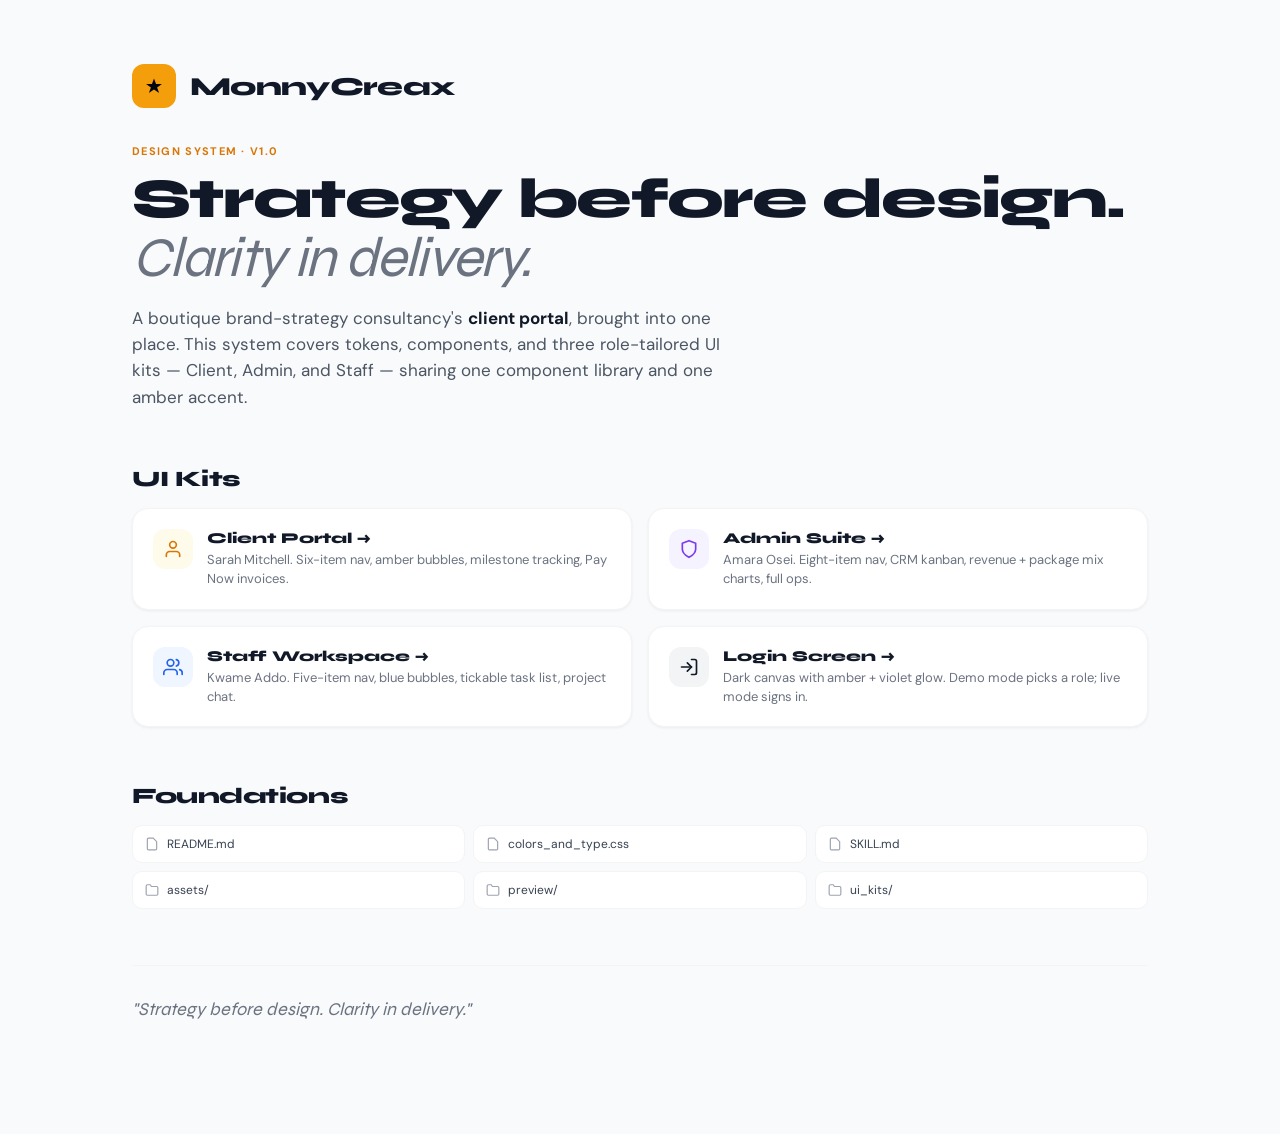
<file: index.html>
<!DOCTYPE html>
<html lang="en">
<head>
<meta charset="UTF-8" />
<title>MonnyCreax Design System</title>
<link rel="preconnect" href="https://fonts.googleapis.com">
<link rel="preconnect" href="https://fonts.gstatic.com" crossorigin>
<link href="https://fonts.googleapis.com/css2?family=DM+Sans:wght@400;500;600;700&family=Syne:wght@400;600;700;800;900&display=swap" rel="stylesheet">
<style>
  *, *::before, *::after { box-sizing: border-box; }
  html, body { margin: 0; }
  body {
    font-family: "DM Sans", system-ui, sans-serif;
    background: #F9FAFB; color: #111827;
    -webkit-font-smoothing: antialiased;
    min-height: 100vh;
  }
  .wrap { max-width: 1080px; margin: 0 auto; padding: 64px 32px 96px; }
  .brand { display: flex; align-items: center; gap: 14px; margin-bottom: 36px; }
  .brand-mark { width: 44px; height: 44px; background: #F59E0B; border-radius: 12px; display: flex; align-items: center; justify-content: center; }
  .brand-name { font-family: "Syne", sans-serif; font-weight: 900; font-size: 26px; letter-spacing: -0.025em; }
  .eyebrow { font-size: 11px; font-weight: 700; letter-spacing: 0.12em; text-transform: uppercase; color: #D97706; margin-bottom: 12px; }
  h1 { font-family: "Syne", sans-serif; font-weight: 900; font-size: 56px; line-height: 1.05; letter-spacing: -0.03em; margin: 0 0 16px; }
  h1 em { font-style: italic; font-weight: 400; color: #6B7280; }
  .lede { font-size: 17px; line-height: 1.55; color: #4B5563; max-width: 620px; text-wrap: pretty; }
  .lede strong { color: #111827; font-weight: 700; }
  h2 { font-family: "Syne", sans-serif; font-weight: 800; font-size: 22px; letter-spacing: -0.02em; margin: 56px 0 16px; }

  .grid { display: grid; grid-template-columns: repeat(2, 1fr); gap: 16px; }
  .card { background: #fff; border: 1px solid #F3F4F6; border-radius: 16px; box-shadow: 0 1px 3px rgba(0,0,0,0.06); padding: 20px; text-decoration: none; color: inherit; transition: all 200ms; display: flex; gap: 14px; align-items: flex-start; }
  .card:hover { border-color: #F59E0B; transform: translateY(-1px); box-shadow: 0 4px 12px rgba(0,0,0,0.06); }
  .card-mark { width: 40px; height: 40px; border-radius: 12px; display: flex; align-items: center; justify-content: center; flex-shrink: 0; background: var(--tint); color: var(--ink); }
  .card-title { font-family: "Syne", sans-serif; font-weight: 800; font-size: 15px; margin-bottom: 4px; }
  .card-desc { font-size: 13px; color: #6B7280; line-height: 1.45; }
  .card[data-tone="amber"]  { --tint: #FFFBEB; --ink: #D97706; }
  .card[data-tone="purple"] { --tint: #F5F3FF; --ink: #7C3AED; }
  .card[data-tone="blue"]   { --tint: #EFF6FF; --ink: #2563EB; }
  .card[data-tone="dark"]   { --tint: #F3F4F6; --ink: #111827; }
  .card[data-tone="green"]  { --tint: #ECFDF5; --ink: #059669; }

  .files { display: grid; grid-template-columns: repeat(3, 1fr); gap: 8px; }
  .file { background: #fff; border: 1px solid #F3F4F6; border-radius: 10px; padding: 10px 12px; font-size: 12px; font-family: "DM Sans"; color: #374151; display: flex; align-items: center; gap: 8px; }
  .file svg { color: #9CA3AF; flex-shrink: 0; }
  .quote { font-family: "Syne", sans-serif; font-style: italic; font-size: 18px; color: #6B7280; margin-top: 56px; padding-top: 32px; border-top: 1px solid #F3F4F6; }
</style>
</head>
<body>
<div class="wrap">
  <div class="brand">
    <div class="brand-mark"><svg width="22" height="22" viewBox="0 0 32 32"><polygon points="16,5 19,13 27.5,13 20.5,18 23.5,26 16,21 8.5,26 11.5,18 4.5,13 13,13" fill="#030712"/></svg></div>
    <span class="brand-name">MonnyCreax</span>
  </div>

  <div class="eyebrow">Design System · v1.0</div>
  <h1>Strategy before design. <em>Clarity in delivery.</em></h1>
  <p class="lede">A boutique brand-strategy consultancy's <strong>client portal</strong>, brought into one place. This system covers tokens, components, and three role-tailored UI kits — Client, Admin, and Staff — sharing one component library and one amber accent.</p>

  <h2>UI Kits</h2>
  <div class="grid">
    <a class="card" data-tone="amber" href="ui_kits/client/index.html">
      <span class="card-mark"><svg width="20" height="20" viewBox="0 0 24 24" fill="none" stroke="currentColor" stroke-width="2" stroke-linecap="round" stroke-linejoin="round"><path d="M20 21v-2a4 4 0 0 0-4-4H8a4 4 0 0 0-4 4v2"/><circle cx="12" cy="7" r="4"/></svg></span>
      <div>
        <div class="card-title">Client Portal →</div>
        <div class="card-desc">Sarah Mitchell. Six-item nav, amber bubbles, milestone tracking, Pay Now invoices.</div>
      </div>
    </a>
    <a class="card" data-tone="purple" href="ui_kits/admin/index.html">
      <span class="card-mark"><svg width="20" height="20" viewBox="0 0 24 24" fill="none" stroke="currentColor" stroke-width="2" stroke-linecap="round" stroke-linejoin="round"><path d="M12 22s8-4 8-10V5l-8-3-8 3v7c0 6 8 10 8 10z"/></svg></span>
      <div>
        <div class="card-title">Admin Suite →</div>
        <div class="card-desc">Amara Osei. Eight-item nav, CRM kanban, revenue + package mix charts, full ops.</div>
      </div>
    </a>
    <a class="card" data-tone="blue" href="ui_kits/staff/index.html">
      <span class="card-mark"><svg width="20" height="20" viewBox="0 0 24 24" fill="none" stroke="currentColor" stroke-width="2" stroke-linecap="round" stroke-linejoin="round"><path d="M17 21v-2a4 4 0 0 0-4-4H5a4 4 0 0 0-4 4v2"/><circle cx="9" cy="7" r="4"/><path d="M23 21v-2a4 4 0 0 0-3-3.87"/><path d="M16 3.13a4 4 0 0 1 0 7.75"/></svg></span>
      <div>
        <div class="card-title">Staff Workspace →</div>
        <div class="card-desc">Kwame Addo. Five-item nav, blue bubbles, tickable task list, project chat.</div>
      </div>
    </a>
    <a class="card" data-tone="dark" href="login.html">
      <span class="card-mark"><svg width="20" height="20" viewBox="0 0 24 24" fill="none" stroke="currentColor" stroke-width="2" stroke-linecap="round" stroke-linejoin="round"><path d="M15 3h4a2 2 0 0 1 2 2v14a2 2 0 0 1-2 2h-4"/><polyline points="10 17 15 12 10 7"/><line x1="15" y1="12" x2="3" y2="12"/></svg></span>
      <div>
        <div class="card-title">Login Screen →</div>
        <div class="card-desc">Dark canvas with amber + violet glow. Demo mode picks a role; live mode signs in.</div>
      </div>
    </a>
  </div>

  <h2>Foundations</h2>
  <div class="files">
    <div class="file"><svg width="14" height="14" viewBox="0 0 24 24" fill="none" stroke="currentColor" stroke-width="2"><path d="M14 2H6a2 2 0 0 0-2 2v16a2 2 0 0 0 2 2h12a2 2 0 0 0 2-2V8z"/></svg>README.md</div>
    <div class="file"><svg width="14" height="14" viewBox="0 0 24 24" fill="none" stroke="currentColor" stroke-width="2"><path d="M14 2H6a2 2 0 0 0-2 2v16a2 2 0 0 0 2 2h12a2 2 0 0 0 2-2V8z"/></svg>colors_and_type.css</div>
    <div class="file"><svg width="14" height="14" viewBox="0 0 24 24" fill="none" stroke="currentColor" stroke-width="2"><path d="M14 2H6a2 2 0 0 0-2 2v16a2 2 0 0 0 2 2h12a2 2 0 0 0 2-2V8z"/></svg>SKILL.md</div>
    <div class="file"><svg width="14" height="14" viewBox="0 0 24 24" fill="none" stroke="currentColor" stroke-width="2"><path d="M22 19a2 2 0 0 1-2 2H4a2 2 0 0 1-2-2V5a2 2 0 0 1 2-2h5l2 3h9a2 2 0 0 1 2 2z"/></svg>assets/</div>
    <div class="file"><svg width="14" height="14" viewBox="0 0 24 24" fill="none" stroke="currentColor" stroke-width="2"><path d="M22 19a2 2 0 0 1-2 2H4a2 2 0 0 1-2-2V5a2 2 0 0 1 2-2h5l2 3h9a2 2 0 0 1 2 2z"/></svg>preview/</div>
    <div class="file"><svg width="14" height="14" viewBox="0 0 24 24" fill="none" stroke="currentColor" stroke-width="2"><path d="M22 19a2 2 0 0 1-2 2H4a2 2 0 0 1-2-2V5a2 2 0 0 1 2-2h5l2 3h9a2 2 0 0 1 2 2z"/></svg>ui_kits/</div>
  </div>

  <p class="quote">"Strategy before design. Clarity in delivery."</p>
</div>
</body>
</html>
</file>
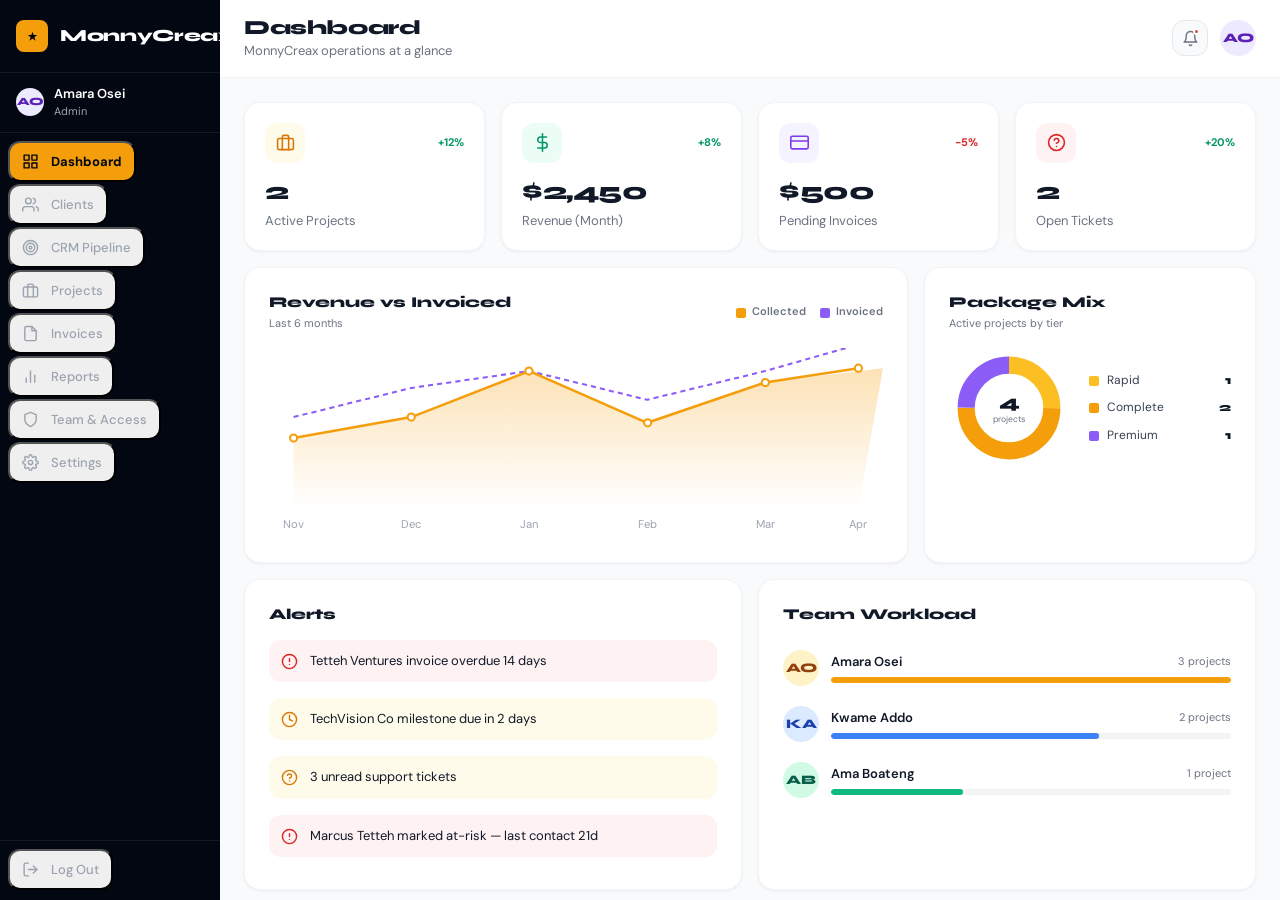
<file: ui_kits/admin/index.html>
<!DOCTYPE html>
<!-- @dsCard group="UI Kit — Admin" name="Admin Suite — UI Kit" subtitle="Pure HTML — Dashboard, Clients, CRM, Invoices" viewport="1280x820" -->
<html lang="en">
<head>
<meta charset="UTF-8" />
<title>MonnyCreax · Admin Suite</title>
<link rel="preconnect" href="https://fonts.googleapis.com">
<link rel="preconnect" href="https://fonts.gstatic.com" crossorigin>
<link href="https://fonts.googleapis.com/css2?family=DM+Sans:wght@400;500;600;700&family=Syne:wght@400;600;700;800&display=swap" rel="stylesheet">
<link rel="stylesheet" href="../_shared/kit.css">
<style>
  /* page-specific tweaks */
  .stat-row { display: grid; grid-template-columns: repeat(4, 1fr); gap: 16px; margin-bottom: 16px; }
  .chart-row { display: grid; grid-template-columns: 2fr 1fr; gap: 16px; margin-bottom: 16px; }
  .bottom-row { display: grid; grid-template-columns: 1fr 1fr; gap: 16px; }
  .legend { display: flex; gap: 14px; font-size: 11px; font-weight: 600; color: #6B7280; }
  .legend span.sw { display: inline-block; width: 10px; height: 10px; border-radius: 2px; margin-right: 6px; vertical-align: middle; }
  .crm-summary { display: flex; gap: 32px; }
  .crm-summary > div .lab { font-size: 11px; font-weight: 700; text-transform: uppercase; letter-spacing: 0.06em; color: #6B7280; }
  .crm-summary > div .val { font-family: "Syne", sans-serif; font-weight: 800; font-size: 22px; color: #111827; }
  .crm-summary > div .val.amber { color: #F59E0B; }
  .deal-name { font-family: "Syne", sans-serif; font-weight: 800; font-size: 13px; color: #111827; margin-bottom: 2px; }
  .deal-contact { font-size: 11px; color: #6B7280; margin-bottom: 10px; }
  .deal-value { font-family: "Syne", sans-serif; font-weight: 800; font-size: 16px; color: #F59E0B; margin-bottom: 8px; }
  .deal-meta { display: flex; justify-content: space-between; font-size: 11px; color: #6B7280; margin-bottom: 6px; }
  .deal-owner { margin-top: 10px; font-size: 11px; color: #6B7280; }

  .alert-grid { display: grid; gap: 8px; }

  /* SVG sidebar icon — small helper */
  .ic { width: 17px; height: 17px; flex-shrink: 0; }
  .ic-sm { width: 13px; height: 13px; }
  .ic-md { width: 19px; height: 19px; }
</style>
</head>
<body>
<div class="app">
  <!-- ── SIDEBAR ── -->
  <aside class="sidebar">
    <div class="sidebar-brand">
      <div class="sidebar-mark">
        <svg width="15" height="15" viewBox="0 0 32 32"><polygon points="16,6 18.5,13 26,13 20,17.5 22.5,25 16,20.5 9.5,25 12,17.5 6,13 13.5,13" fill="#030712"></polygon></svg>
      </div>
      <span class="sidebar-name">MonnyCreax</span>
    </div>
    <div class="sidebar-user">
      <div class="avatar sm purple">AO</div>
      <div>
        <div class="sidebar-user-name">Amara Osei</div>
        <div class="sidebar-user-role">admin</div>
      </div>
    </div>
    <nav class="sidebar-nav">
      <button class="nav-item active" data-page="dashboard">
        <svg class="ic" viewBox="0 0 24 24" fill="none" stroke="currentColor" stroke-width="2" stroke-linecap="round" stroke-linejoin="round"><rect x="3" y="3" width="7" height="7"></rect><rect x="14" y="3" width="7" height="7"></rect><rect x="14" y="14" width="7" height="7"></rect><rect x="3" y="14" width="7" height="7"></rect></svg>
        <span>Dashboard</span>
      </button>
      <button class="nav-item" data-page="clients">
        <svg class="ic" viewBox="0 0 24 24" fill="none" stroke="currentColor" stroke-width="2" stroke-linecap="round" stroke-linejoin="round"><path d="M17 21v-2a4 4 0 0 0-4-4H5a4 4 0 0 0-4 4v2"></path><circle cx="9" cy="7" r="4"></circle><path d="M23 21v-2a4 4 0 0 0-3-3.87"></path><path d="M16 3.13a4 4 0 0 1 0 7.75"></path></svg>
        <span>Clients</span>
      </button>
      <button class="nav-item" data-page="crm">
        <svg class="ic" viewBox="0 0 24 24" fill="none" stroke="currentColor" stroke-width="2" stroke-linecap="round" stroke-linejoin="round"><circle cx="12" cy="12" r="10"></circle><circle cx="12" cy="12" r="6"></circle><circle cx="12" cy="12" r="2"></circle></svg>
        <span>CRM Pipeline</span>
      </button>
      <button class="nav-item" data-page="projects">
        <svg class="ic" viewBox="0 0 24 24" fill="none" stroke="currentColor" stroke-width="2" stroke-linecap="round" stroke-linejoin="round"><rect x="2" y="7" width="20" height="14" rx="2"></rect><path d="M16 21V5a2 2 0 0 0-2-2h-4a2 2 0 0 0-2 2v16"></path></svg>
        <span>Projects</span>
      </button>
      <button class="nav-item" data-page="invoices">
        <svg class="ic" viewBox="0 0 24 24" fill="none" stroke="currentColor" stroke-width="2" stroke-linecap="round" stroke-linejoin="round"><path d="M14 2H6a2 2 0 0 0-2 2v16a2 2 0 0 0 2 2h12a2 2 0 0 0 2-2V8z"></path><polyline points="14 2 14 8 20 8"></polyline></svg>
        <span>Invoices</span>
      </button>
      <button class="nav-item" data-page="reports">
        <svg class="ic" viewBox="0 0 24 24" fill="none" stroke="currentColor" stroke-width="2" stroke-linecap="round" stroke-linejoin="round"><line x1="18" y1="20" x2="18" y2="10"></line><line x1="12" y1="20" x2="12" y2="4"></line><line x1="6" y1="20" x2="6" y2="14"></line></svg>
        <span>Reports</span>
      </button>
      <button class="nav-item" data-page="team">
        <svg class="ic" viewBox="0 0 24 24" fill="none" stroke="currentColor" stroke-width="2" stroke-linecap="round" stroke-linejoin="round"><path d="M12 22s8-4 8-10V5l-8-3-8 3v7c0 6 8 10 8 10z"></path></svg>
        <span>Team &amp; Access</span>
      </button>
      <button class="nav-item" data-page="settings">
        <svg class="ic" viewBox="0 0 24 24" fill="none" stroke="currentColor" stroke-width="2" stroke-linecap="round" stroke-linejoin="round"><circle cx="12" cy="12" r="3"></circle><path d="M19.4 15a1.65 1.65 0 0 0 .33 1.82l.06.06a2 2 0 1 1-2.83 2.83l-.06-.06a1.65 1.65 0 0 0-1.82-.33 1.65 1.65 0 0 0-1 1.51V21a2 2 0 0 1-4 0v-.09A1.65 1.65 0 0 0 9 19.4a1.65 1.65 0 0 0-1.82.33l-.06.06a2 2 0 1 1-2.83-2.83l.06-.06a1.65 1.65 0 0 0 .33-1.82 1.65 1.65 0 0 0-1.51-1H3a2 2 0 0 1 0-4h.09A1.65 1.65 0 0 0 4.6 9a1.65 1.65 0 0 0-.33-1.82l-.06-.06a2 2 0 1 1 2.83-2.83l.06.06a1.65 1.65 0 0 0 1.82.33H9a1.65 1.65 0 0 0 1-1.51V3a2 2 0 0 1 4 0v.09a1.65 1.65 0 0 0 1 1.51 1.65 1.65 0 0 0 1.82-.33l.06-.06a2 2 0 1 1 2.83 2.83l-.06.06a1.65 1.65 0 0 0-.33 1.82V9a1.65 1.65 0 0 0 1.51 1H21a2 2 0 0 1 0 4h-.09a1.65 1.65 0 0 0-1.51 1z"></path></svg>
        <span>Settings</span>
      </button>
    </nav>
    <div class="sidebar-foot">
      <button class="nav-item" onclick="try { window.top.location.href='../../login.html'; } catch(e) { window.location.href='../../login.html'; }">
        <svg class="ic" viewBox="0 0 24 24" fill="none" stroke="currentColor" stroke-width="2" stroke-linecap="round" stroke-linejoin="round"><path d="M9 21H5a2 2 0 0 1-2-2V5a2 2 0 0 1 2-2h4"></path><polyline points="16 17 21 12 16 7"></polyline><line x1="21" y1="12" x2="9" y2="12"></line></svg>
        <span>Log Out</span>
      </button>
    </div>
  </aside>

  <!-- ── MAIN ── -->
  <div class="main">
    <header class="header">
      <div>
        <h1 class="header-title" id="pageTitle">Dashboard</h1>
        <div class="header-sub" id="pageSub">MonnyCreax operations at a glance</div>
      </div>
      <div class="header-right">
        <button class="icon-btn">
          <svg width="17" height="17" viewBox="0 0 24 24" fill="none" stroke="#6B7280" stroke-width="2" stroke-linecap="round" stroke-linejoin="round"><path d="M18 8A6 6 0 0 0 6 8c0 7-3 9-3 9h18s-3-2-3-9"></path><path d="M13.73 21a2 2 0 0 1-3.46 0"></path></svg>
          <span class="dot"></span>
        </button>
        <div class="avatar md purple">AO</div>
      </div>
    </header>
    <main class="content">

      <!-- ════════════════ DASHBOARD ════════════════ -->
      <section class="page active" data-page="dashboard">
        <div class="stat-row">
          <div class="stat">
            <div class="stat-head">
              <div class="stat-tile amber">
                <svg class="ic-md" viewBox="0 0 24 24" fill="none" stroke="currentColor" stroke-width="2" stroke-linecap="round" stroke-linejoin="round"><rect x="2" y="7" width="20" height="14" rx="2"></rect><path d="M16 21V5a2 2 0 0 0-2-2h-4a2 2 0 0 0-2 2v16"></path></svg>
              </div>
              <span class="stat-change up">+12%</span>
            </div>
            <div class="stat-value">2</div>
            <div class="stat-label">Active Projects</div>
          </div>
          <div class="stat">
            <div class="stat-head">
              <div class="stat-tile green">
                <svg class="ic-md" viewBox="0 0 24 24" fill="none" stroke="currentColor" stroke-width="2" stroke-linecap="round" stroke-linejoin="round"><line x1="12" y1="1" x2="12" y2="23"></line><path d="M17 5H9.5a3.5 3.5 0 0 0 0 7h5a3.5 3.5 0 0 1 0 7H6"></path></svg>
              </div>
              <span class="stat-change up">+8%</span>
            </div>
            <div class="stat-value">$2,450</div>
            <div class="stat-label">Revenue (Month)</div>
          </div>
          <div class="stat">
            <div class="stat-head">
              <div class="stat-tile purple">
                <svg class="ic-md" viewBox="0 0 24 24" fill="none" stroke="currentColor" stroke-width="2" stroke-linecap="round" stroke-linejoin="round"><rect x="1" y="4" width="22" height="16" rx="2"></rect><line x1="1" y1="10" x2="23" y2="10"></line></svg>
              </div>
              <span class="stat-change down">-5%</span>
            </div>
            <div class="stat-value">$500</div>
            <div class="stat-label">Pending Invoices</div>
          </div>
          <div class="stat">
            <div class="stat-head">
              <div class="stat-tile red">
                <svg class="ic-md" viewBox="0 0 24 24" fill="none" stroke="currentColor" stroke-width="2" stroke-linecap="round" stroke-linejoin="round"><circle cx="12" cy="12" r="10"></circle><path d="M9.09 9a3 3 0 0 1 5.83 1c0 2-3 3-3 3"></path><line x1="12" y1="17" x2="12.01" y2="17"></line></svg>
              </div>
              <span class="stat-change up">+20%</span>
            </div>
            <div class="stat-value">2</div>
            <div class="stat-label">Open Tickets</div>
          </div>
        </div>

        <div class="chart-row">
          <div class="card card-lg">
            <div class="flex-between mb-4">
              <div>
                <div class="card-title" style="margin-bottom:2px">Revenue vs Invoiced</div>
                <div class="text-tiny text-muted">Last 6 months</div>
              </div>
              <div class="legend">
                <span><span class="sw" style="background:#F59E0B"></span>Collected</span>
                <span><span class="sw" style="background:#8B5CF6"></span>Invoiced</span>
              </div>
            </div>
            <svg viewBox="0 0 600 180" style="width:100%;height:auto">
              <defs>
                <linearGradient id="amberFill" x1="0" x2="0" y1="0" y2="1">
                  <stop offset="0%" stop-color="#F59E0B" stop-opacity="0.3"></stop>
                  <stop offset="100%" stop-color="#F59E0B" stop-opacity="0"></stop>
                </linearGradient>
              </defs>
              <!-- collected area -->
              <path d="M 24 88 L 139.2 67.5 L 254.4 22.5 L 369.6 73.125 L 484.8 33.75 L 600 19.6875 L 576 156 L 24 156 Z" fill="url(#amberFill)"></path>
              <!-- invoiced dashed -->
              <path d="M 24 67.5 L 139.2 39 L 254.4 22.5 L 369.6 50.625 L 484.8 22.5 L 576 -3.375" fill="none" stroke="#8B5CF6" stroke-width="2" stroke-dasharray="5 4"></path>
              <!-- collected solid -->
              <path d="M 24 88 L 139.2 67.5 L 254.4 22.5 L 369.6 73.125 L 484.8 33.75 L 576 19.6875" fill="none" stroke="#F59E0B" stroke-width="2.5"></path>
              <!-- points + month labels -->
              <g font-family="DM Sans" font-size="11" fill="#9CA3AF">
                <circle cx="24"   cy="88"      r="3.5" fill="#fff" stroke="#F59E0B" stroke-width="2"></circle><text x="24"   y="176" text-anchor="middle">Nov</text>
                <circle cx="139"  cy="67.5"    r="3.5" fill="#fff" stroke="#F59E0B" stroke-width="2"></circle><text x="139"  y="176" text-anchor="middle">Dec</text>
                <circle cx="254"  cy="22.5"    r="3.5" fill="#fff" stroke="#F59E0B" stroke-width="2"></circle><text x="254"  y="176" text-anchor="middle">Jan</text>
                <circle cx="370"  cy="73.125"  r="3.5" fill="#fff" stroke="#F59E0B" stroke-width="2"></circle><text x="370"  y="176" text-anchor="middle">Feb</text>
                <circle cx="485"  cy="33.75"   r="3.5" fill="#fff" stroke="#F59E0B" stroke-width="2"></circle><text x="485"  y="176" text-anchor="middle">Mar</text>
                <circle cx="576"  cy="19.6875" r="3.5" fill="#fff" stroke="#F59E0B" stroke-width="2"></circle><text x="576"  y="176" text-anchor="middle">Apr</text>
              </g>
            </svg>
          </div>
          <div class="card card-lg">
            <div class="card-title" style="margin-bottom:2px">Package Mix</div>
            <div class="text-tiny text-muted mb-4">Active projects by tier</div>
            <div style="display:flex;align-items:center;gap:20px">
              <svg viewBox="0 0 140 140" width="120" height="120">
                <g transform="translate(70 70) rotate(-90)">
                  <!-- 1 of 4 = 25% -> length 78.54 of 314.16 -->
                  <circle r="50" fill="none" stroke="#FBBF24" stroke-width="20" stroke-dasharray="78.54 314.16" stroke-dashoffset="0"></circle>
                  <!-- 2 of 4 = 50% -> length 157.08, offset -78.54 -->
                  <circle r="50" fill="none" stroke="#F59E0B" stroke-width="20" stroke-dasharray="157.08 314.16" stroke-dashoffset="-78.54"></circle>
                  <!-- 1 of 4 = 25% -> length 78.54, offset -235.62 -->
                  <circle r="50" fill="none" stroke="#8B5CF6" stroke-width="20" stroke-dasharray="78.54 314.16" stroke-dashoffset="-235.62"></circle>
                </g>
                <text x="70" y="70" text-anchor="middle" font-family="Syne" font-weight="800" font-size="22" fill="#111827">4</text>
                <text x="70" y="86" text-anchor="middle" font-family="DM Sans" font-size="10" fill="#6B7280">projects</text>
              </svg>
              <div style="flex:1">
                <div style="display:flex;align-items:center;gap:8px;padding:5px 0;font-size:12px"><span style="width:10px;height:10px;background:#FBBF24;border-radius:2px"></span><span style="flex:1;color:#374151">Rapid</span><span class="font-syne">1</span></div>
                <div style="display:flex;align-items:center;gap:8px;padding:5px 0;font-size:12px"><span style="width:10px;height:10px;background:#F59E0B;border-radius:2px"></span><span style="flex:1;color:#374151">Complete</span><span class="font-syne">2</span></div>
                <div style="display:flex;align-items:center;gap:8px;padding:5px 0;font-size:12px"><span style="width:10px;height:10px;background:#8B5CF6;border-radius:2px"></span><span style="flex:1;color:#374151">Premium</span><span class="font-syne">1</span></div>
              </div>
            </div>
          </div>
        </div>

        <div class="bottom-row">
          <div class="card card-lg">
            <div class="card-title">Alerts</div>
            <div class="alert-grid">
              <div class="alert red">
                <svg width="17" height="17" viewBox="0 0 24 24" fill="none" stroke="currentColor" stroke-width="2" stroke-linecap="round" stroke-linejoin="round" style="flex-shrink:0;margin-top:1px"><circle cx="12" cy="12" r="10"></circle><line x1="12" y1="8" x2="12" y2="12"></line><line x1="12" y1="16" x2="12.01" y2="16"></line></svg>
                <span>Tetteh Ventures invoice overdue 14 days</span>
              </div>
              <div class="alert amber">
                <svg width="17" height="17" viewBox="0 0 24 24" fill="none" stroke="currentColor" stroke-width="2" stroke-linecap="round" stroke-linejoin="round" style="flex-shrink:0;margin-top:1px"><circle cx="12" cy="12" r="10"></circle><polyline points="12 6 12 12 16 14"></polyline></svg>
                <span>TechVision Co milestone due in 2 days</span>
              </div>
              <div class="alert amber">
                <svg width="17" height="17" viewBox="0 0 24 24" fill="none" stroke="currentColor" stroke-width="2" stroke-linecap="round" stroke-linejoin="round" style="flex-shrink:0;margin-top:1px"><circle cx="12" cy="12" r="10"></circle><path d="M9.09 9a3 3 0 0 1 5.83 1c0 2-3 3-3 3"></path><line x1="12" y1="17" x2="12.01" y2="17"></line></svg>
                <span>3 unread support tickets</span>
              </div>
              <div class="alert red">
                <svg width="17" height="17" viewBox="0 0 24 24" fill="none" stroke="currentColor" stroke-width="2" stroke-linecap="round" stroke-linejoin="round" style="flex-shrink:0;margin-top:1px"><circle cx="12" cy="12" r="10"></circle><line x1="12" y1="8" x2="12" y2="12"></line><line x1="12" y1="16" x2="12.01" y2="16"></line></svg>
                <span>Marcus Tetteh marked at-risk — last contact 21d</span>
              </div>
            </div>
          </div>
          <div class="card card-lg">
            <div class="card-title">Team Workload</div>
            <div class="workload-row">
              <div class="avatar md amber">AO</div>
              <div style="flex:1;min-width:0">
                <div class="flex-between mb-3" style="margin-bottom:6px"><span style="font-size:13px;font-weight:600">Amara Osei</span><span class="text-tiny text-muted">3 projects</span></div>
                <div class="progress thin"><div class="progress-fill" style="width:100%"></div></div>
              </div>
            </div>
            <div class="workload-row">
              <div class="avatar md blue">KA</div>
              <div style="flex:1;min-width:0">
                <div class="flex-between" style="margin-bottom:6px"><span style="font-size:13px;font-weight:600">Kwame Addo</span><span class="text-tiny text-muted">2 projects</span></div>
                <div class="progress thin"><div class="progress-fill" style="width:67%;background:#3B82F6"></div></div>
              </div>
            </div>
            <div class="workload-row">
              <div class="avatar md green">AB</div>
              <div style="flex:1;min-width:0">
                <div class="flex-between" style="margin-bottom:6px"><span style="font-size:13px;font-weight:600">Ama Boateng</span><span class="text-tiny text-muted">1 project</span></div>
                <div class="progress thin"><div class="progress-fill" style="width:33%;background:#10B981"></div></div>
              </div>
            </div>
          </div>
        </div>
      </section>

      <!-- ════════════════ CLIENTS ════════════════ -->
      <section class="page" data-page="clients">
        <div class="flex gap-3 mb-4" style="justify-content:space-between">
          <div class="search-wrap">
            <svg width="15" height="15" viewBox="0 0 24 24" fill="none" stroke="#9CA3AF" stroke-width="2" stroke-linecap="round" stroke-linejoin="round"><circle cx="11" cy="11" r="8"></circle><line x1="21" y1="21" x2="16.65" y2="16.65"></line></svg>
            <input class="input input-search" placeholder="Search clients…" />
          </div>
          <button class="btn primary"><svg class="ic-sm" viewBox="0 0 24 24" fill="none" stroke="currentColor" stroke-width="2" stroke-linecap="round" stroke-linejoin="round"><line x1="12" y1="5" x2="12" y2="19"></line><line x1="5" y1="12" x2="19" y2="12"></line></svg>Add Client</button>
        </div>
        <div class="card card-flush">
          <table class="tbl">
            <thead><tr><th>Client</th><th>Package</th><th>Status</th><th>LTV</th><th>Location</th><th></th></tr></thead>
            <tbody>
              <tr class="row-hover">
                <td><div class="flex gap-3" style="align-items:center"><div class="avatar sm amber">SM</div><div><div class="font-bold">Sarah Mitchell</div><div class="text-tiny text-muted">TechVision Co</div></div></div></td>
                <td style="color:#374151">Complete Clarity</td>
                <td><span class="badge green">active</span></td>
                <td class="num">$750</td>
                <td class="text-muted">Lagos, Nigeria</td>
                <td style="text-align:right;color:#9CA3AF"><svg class="ic" viewBox="0 0 24 24" fill="none" stroke="currentColor" stroke-width="2" stroke-linecap="round" stroke-linejoin="round"><polyline points="9 18 15 12 9 6"></polyline></svg></td>
              </tr>
              <tr class="row-hover">
                <td><div class="flex gap-3" style="align-items:center"><div class="avatar sm blue">DO</div><div><div class="font-bold">David Okafor</div><div class="text-tiny text-muted">Apex Speakers</div></div></div></td>
                <td style="color:#374151">Rapid Clarity</td>
                <td><span class="badge green">active</span></td>
                <td class="num">$500</td>
                <td class="text-muted">Accra, Ghana</td>
                <td style="text-align:right;color:#9CA3AF"><svg class="ic" viewBox="0 0 24 24" fill="none" stroke="currentColor" stroke-width="2" stroke-linecap="round" stroke-linejoin="round"><polyline points="9 18 15 12 9 6"></polyline></svg></td>
              </tr>
              <tr class="row-hover">
                <td><div class="flex gap-3" style="align-items:center"><div class="avatar sm green">ZN</div><div><div class="font-bold">Zanele Nkosi</div><div class="text-tiny text-muted">Nkosi Leadership</div></div></div></td>
                <td style="color:#374151">Premium Clarity</td>
                <td><span class="badge blue">completed</span></td>
                <td class="num">$1,200</td>
                <td class="text-muted">Johannesburg, SA</td>
                <td style="text-align:right;color:#9CA3AF"><svg class="ic" viewBox="0 0 24 24" fill="none" stroke="currentColor" stroke-width="2" stroke-linecap="round" stroke-linejoin="round"><polyline points="9 18 15 12 9 6"></polyline></svg></td>
              </tr>
              <tr class="row-hover">
                <td><div class="flex gap-3" style="align-items:center"><div class="avatar sm red">MT</div><div><div class="font-bold">Marcus Tetteh</div><div class="text-tiny text-muted">Tetteh Ventures</div></div></div></td>
                <td style="color:#374151">Complete Clarity</td>
                <td><span class="badge red">at-risk</span></td>
                <td class="num">$750</td>
                <td class="text-muted">London, UK</td>
                <td style="text-align:right;color:#9CA3AF"><svg class="ic" viewBox="0 0 24 24" fill="none" stroke="currentColor" stroke-width="2" stroke-linecap="round" stroke-linejoin="round"><polyline points="9 18 15 12 9 6"></polyline></svg></td>
              </tr>
            </tbody>
          </table>
        </div>
      </section>

      <!-- ════════════════ CRM ════════════════ -->
      <section class="page" data-page="crm">
        <div class="card mb-4" style="padding:20px">
          <div class="crm-summary">
            <div><div class="lab">Pipeline Total</div><div class="val">$4,400</div></div>
            <div><div class="lab">Weighted Forecast</div><div class="val amber">$2,415</div></div>
            <div><div class="lab">Deals</div><div class="val">5</div></div>
          </div>
        </div>
        <div class="kanban">
          <!-- Lead -->
          <div class="kanban-col">
            <div class="kanban-col-head">
              <div>
                <div class="font-syne" style="font-size:13px">Lead</div>
                <div class="text-tiny text-muted">1 deal · $1,200</div>
              </div>
            </div>
            <div class="kanban-card">
              <div class="deal-name">FutureEdge Inc</div>
              <div class="deal-contact">Priya Sharma</div>
              <div class="deal-value">$1,200</div>
              <div class="deal-meta"><span>20% likely</span><span>2026-06-01</span></div>
              <div class="progress" style="height:4px"><div class="progress-fill" style="width:20%"></div></div>
              <div class="deal-owner">Amara Osei</div>
            </div>
            <button class="kanban-add">+ Add Deal</button>
          </div>
          <!-- Qualified -->
          <div class="kanban-col">
            <div class="kanban-col-head">
              <div>
                <div class="font-syne" style="font-size:13px">Qualified</div>
                <div class="text-tiny text-muted">2 deals · $1,500</div>
              </div>
            </div>
            <div class="kanban-card">
              <div class="deal-name">Beacon Advisory</div>
              <div class="deal-contact">Jomo Mwangi</div>
              <div class="deal-value">$750</div>
              <div class="deal-meta"><span>40% likely</span><span>2026-05-20</span></div>
              <div class="progress" style="height:4px"><div class="progress-fill" style="width:40%"></div></div>
              <div class="deal-owner">Kwame Addo</div>
            </div>
            <div class="kanban-card">
              <div class="deal-name">Nexus Media</div>
              <div class="deal-contact">Chioma Obi</div>
              <div class="deal-value">$750</div>
              <div class="deal-meta"><span>35% likely</span><span>2026-06-15</span></div>
              <div class="progress" style="height:4px"><div class="progress-fill" style="width:35%"></div></div>
              <div class="deal-owner">Kwame Addo</div>
            </div>
            <button class="kanban-add">+ Add Deal</button>
          </div>
          <!-- Proposal -->
          <div class="kanban-col">
            <div class="kanban-col-head">
              <div>
                <div class="font-syne" style="font-size:13px">Proposal Sent</div>
                <div class="text-tiny text-muted">1 deal · $500</div>
              </div>
            </div>
            <div class="kanban-card">
              <div class="deal-name">Orbit Creatives</div>
              <div class="deal-contact">Fatima Al-Rashid</div>
              <div class="deal-value">$500</div>
              <div class="deal-meta"><span>60% likely</span><span>2026-05-10</span></div>
              <div class="progress" style="height:4px"><div class="progress-fill" style="width:60%"></div></div>
              <div class="deal-owner">Amara Osei</div>
            </div>
            <button class="kanban-add">+ Add Deal</button>
          </div>
          <!-- Contract -->
          <div class="kanban-col">
            <div class="kanban-col-head">
              <div>
                <div class="font-syne" style="font-size:13px">Contract Signed</div>
                <div class="text-tiny text-muted">1 deal · $1,200</div>
              </div>
            </div>
            <div class="kanban-card">
              <div class="deal-name">Summit Leaders</div>
              <div class="deal-contact">Bernard Asante</div>
              <div class="deal-value">$1,200</div>
              <div class="deal-meta"><span>90% likely</span><span>2026-05-05</span></div>
              <div class="progress" style="height:4px"><div class="progress-fill" style="width:90%"></div></div>
              <div class="deal-owner">Amara Osei</div>
            </div>
            <button class="kanban-add">+ Add Deal</button>
          </div>
        </div>
      </section>

      <!-- ════════════════ INVOICES ════════════════ -->
      <section class="page" data-page="invoices">
        <div class="stat-row" style="grid-template-columns:repeat(3,1fr)">
          <div class="stat">
            <div class="stat-head">
              <div class="stat-tile amber"><svg class="ic-md" viewBox="0 0 24 24" fill="none" stroke="currentColor" stroke-width="2" stroke-linecap="round" stroke-linejoin="round"><line x1="12" y1="1" x2="12" y2="23"></line><path d="M17 5H9.5a3.5 3.5 0 0 0 0 7h5a3.5 3.5 0 0 1 0 7H6"></path></svg></div>
            </div>
            <div class="stat-value">$3,200</div>
            <div class="stat-label">Total Invoiced</div>
          </div>
          <div class="stat">
            <div class="stat-head">
              <div class="stat-tile purple"><svg class="ic-md" viewBox="0 0 24 24" fill="none" stroke="currentColor" stroke-width="2" stroke-linecap="round" stroke-linejoin="round"><circle cx="12" cy="12" r="10"></circle><polyline points="12 6 12 12 16 14"></polyline></svg></div>
            </div>
            <div class="stat-value">$500</div>
            <div class="stat-label">Pending</div>
          </div>
          <div class="stat">
            <div class="stat-head">
              <div class="stat-tile red"><svg class="ic-md" viewBox="0 0 24 24" fill="none" stroke="currentColor" stroke-width="2" stroke-linecap="round" stroke-linejoin="round"><circle cx="12" cy="12" r="10"></circle><line x1="12" y1="8" x2="12" y2="12"></line><line x1="12" y1="16" x2="12.01" y2="16"></line></svg></div>
            </div>
            <div class="stat-value">$750</div>
            <div class="stat-label">Overdue</div>
          </div>
        </div>
        <div class="card card-flush">
          <div class="flex-between" style="padding:16px 20px;border-bottom:1px solid #F3F4F6">
            <div class="font-syne" style="font-size:15px">All Invoices</div>
            <button class="btn primary"><svg class="ic-sm" viewBox="0 0 24 24" fill="none" stroke="currentColor" stroke-width="2" stroke-linecap="round" stroke-linejoin="round"><line x1="12" y1="5" x2="12" y2="19"></line><line x1="5" y1="12" x2="19" y2="12"></line></svg>Create Invoice</button>
          </div>
          <table class="tbl">
            <thead><tr><th>Client</th><th>Project</th><th>Issued</th><th>Due</th><th>Amount</th><th>Status</th><th></th></tr></thead>
            <tbody>
              <tr><td class="font-bold">TechVision Co</td><td class="text-muted">Complete Clarity Package</td><td class="text-muted">2026-03-15</td><td class="text-muted">2026-03-29</td><td class="num">$750</td><td><span class="badge green">paid</span></td><td style="text-align:right;color:#9CA3AF"><svg class="ic" viewBox="0 0 24 24" fill="none" stroke="currentColor" stroke-width="2" stroke-linecap="round" stroke-linejoin="round"><circle cx="12" cy="12" r="1"></circle><circle cx="12" cy="5" r="1"></circle><circle cx="12" cy="19" r="1"></circle></svg></td></tr>
              <tr><td class="font-bold">Apex Speakers</td><td class="text-muted">Rapid Clarity Package</td><td class="text-muted">2026-04-10</td><td class="text-muted">2026-04-24</td><td class="num">$500</td><td><span class="badge amber">pending</span></td><td style="text-align:right;color:#9CA3AF"><svg class="ic" viewBox="0 0 24 24" fill="none" stroke="currentColor" stroke-width="2" stroke-linecap="round" stroke-linejoin="round"><circle cx="12" cy="12" r="1"></circle><circle cx="12" cy="5" r="1"></circle><circle cx="12" cy="19" r="1"></circle></svg></td></tr>
              <tr><td class="font-bold">Nkosi Leadership</td><td class="text-muted">Premium Clarity + Support</td><td class="text-muted">2026-01-10</td><td class="text-muted">2026-01-24</td><td class="num">$1,200</td><td><span class="badge green">paid</span></td><td style="text-align:right;color:#9CA3AF"><svg class="ic" viewBox="0 0 24 24" fill="none" stroke="currentColor" stroke-width="2" stroke-linecap="round" stroke-linejoin="round"><circle cx="12" cy="12" r="1"></circle><circle cx="12" cy="5" r="1"></circle><circle cx="12" cy="19" r="1"></circle></svg></td></tr>
              <tr><td class="font-bold">Tetteh Ventures</td><td class="text-muted">Complete Clarity Package</td><td class="text-muted">2026-02-20</td><td class="text-muted">2026-03-06</td><td class="num">$750</td><td><span class="badge red">overdue</span></td><td style="text-align:right;color:#9CA3AF"><svg class="ic" viewBox="0 0 24 24" fill="none" stroke="currentColor" stroke-width="2" stroke-linecap="round" stroke-linejoin="round"><circle cx="12" cy="12" r="1"></circle><circle cx="12" cy="5" r="1"></circle><circle cx="12" cy="19" r="1"></circle></svg></td></tr>
            </tbody>
          </table>
        </div>
      </section>

      <!-- ════════════════ PLACEHOLDERS ════════════════ -->
      <section class="page" data-page="projects">
        <div class="card" style="padding:48px;text-align:center">
          <svg width="32" height="32" viewBox="0 0 24 24" fill="none" stroke="#D1D5DB" stroke-width="2" stroke-linecap="round" stroke-linejoin="round" style="margin:0 auto;display:block"><line x1="18" y1="20" x2="18" y2="10"></line><line x1="12" y1="20" x2="12" y2="4"></line><line x1="6" y1="20" x2="6" y2="14"></line></svg>
          <div class="font-syne" style="font-size:16px;margin-top:12px">Projects table</div>
          <div class="text-tiny text-muted" style="margin-top:4px;font-size:13px">Filterable list of every project across the agency.</div>
        </div>
      </section>
      <section class="page" data-page="reports">
        <div class="card" style="padding:48px;text-align:center">
          <svg width="32" height="32" viewBox="0 0 24 24" fill="none" stroke="#D1D5DB" stroke-width="2" stroke-linecap="round" stroke-linejoin="round" style="margin:0 auto;display:block"><line x1="18" y1="20" x2="18" y2="10"></line><line x1="12" y1="20" x2="12" y2="4"></line><line x1="6" y1="20" x2="6" y2="14"></line></svg>
          <div class="font-syne" style="font-size:16px;margin-top:12px">Reports &amp; analytics</div>
          <div class="text-tiny text-muted" style="margin-top:4px;font-size:13px">KPI cards, revenue charts, client health table.</div>
        </div>
      </section>
      <section class="page" data-page="team">
        <div class="card" style="padding:48px;text-align:center">
          <svg width="32" height="32" viewBox="0 0 24 24" fill="none" stroke="#D1D5DB" stroke-width="2" stroke-linecap="round" stroke-linejoin="round" style="margin:0 auto;display:block"><path d="M12 22s8-4 8-10V5l-8-3-8 3v7c0 6 8 10 8 10z"></path></svg>
          <div class="font-syne" style="font-size:16px;margin-top:12px">Team &amp; Access</div>
          <div class="text-tiny text-muted" style="margin-top:4px;font-size:13px">Member list and permission matrix.</div>
        </div>
      </section>
      <section class="page" data-page="settings">
        <div class="card" style="padding:48px;text-align:center">
          <svg width="32" height="32" viewBox="0 0 24 24" fill="none" stroke="#D1D5DB" stroke-width="2" stroke-linecap="round" stroke-linejoin="round" style="margin:0 auto;display:block"><circle cx="12" cy="12" r="3"></circle></svg>
          <div class="font-syne" style="font-size:16px;margin-top:12px">Settings</div>
          <div class="text-tiny text-muted" style="margin-top:4px;font-size:13px">Business profile and integrations.</div>
        </div>
      </section>

    </main>
  </div>
</div>

<script>
  var TITLES = {
    dashboard: ["Dashboard", "MonnyCreax operations at a glance"],
    clients:   ["Clients", "Directory of every active and past client"],
    crm:       ["CRM Pipeline", "Track every deal from lead to signed"],
    projects:  ["Projects", "All projects across every client"],
    invoices:  ["Invoices", "Billing across the business"],
    reports:   ["Reports", "Health, revenue, and delivery metrics"],
    team:      ["Team & Access", "Members and permissions"],
    settings:  ["Settings", "Business configuration and integrations"]
  };
  document.querySelectorAll(".nav-item[data-page]").forEach(function(b) {
    b.addEventListener("click", function() {
      var p = b.dataset.page;
      document.querySelectorAll(".nav-item").forEach(function(x) { x.classList.toggle("active", x === b); });
      document.querySelectorAll(".page").forEach(function(x) { x.classList.toggle("active", x.dataset.page === p); });
      var t = TITLES[p];
      if (t) {
        document.getElementById("pageTitle").textContent = t[0];
        document.getElementById("pageSub").textContent = t[1];
      }
    });
  });
</script>
</body>
</html>
</file>
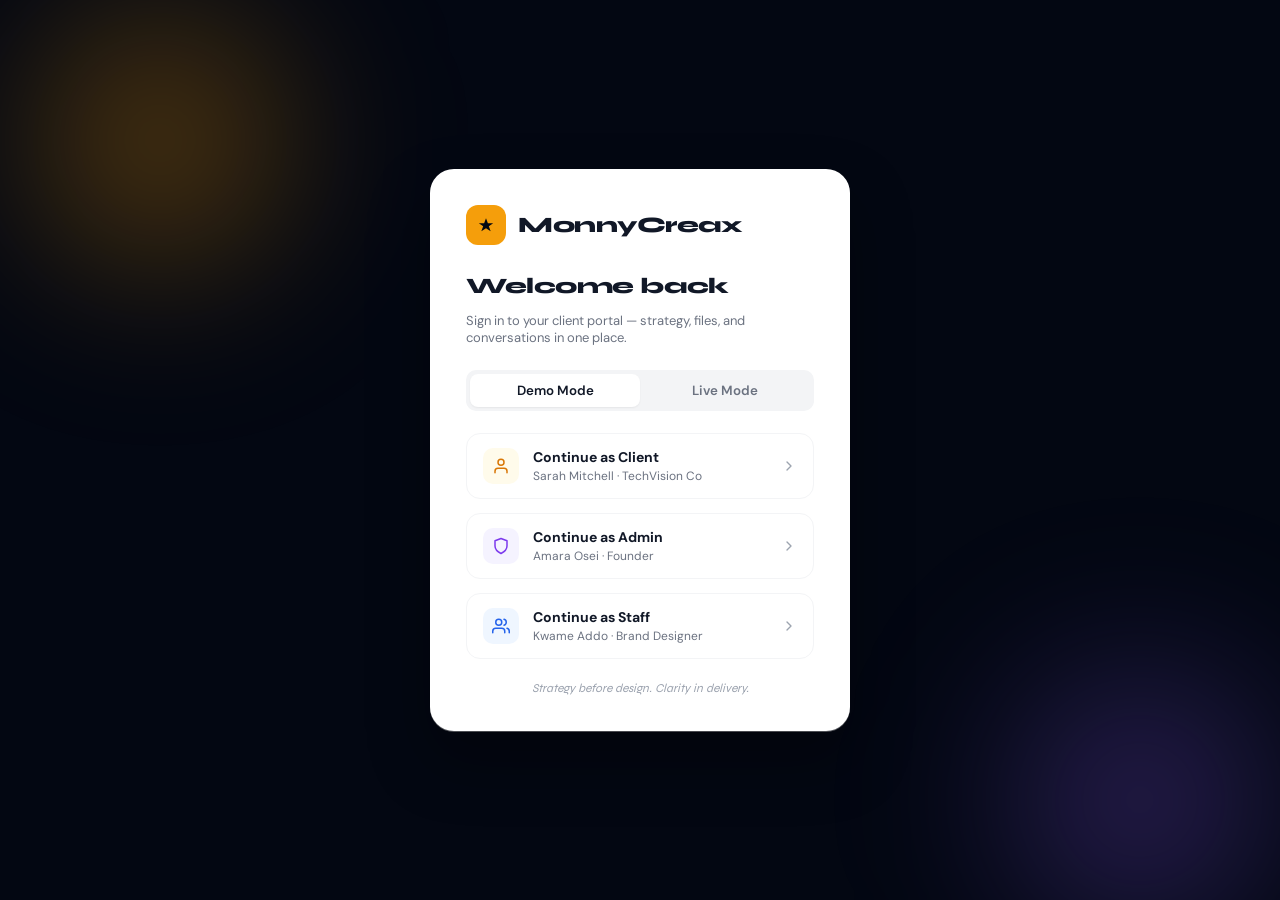
<file: login.html>
<!DOCTYPE html>
<!-- @dsCard group="Components" name="Login Screen" subtitle="Pure HTML — demo + live mode" viewport="1280x820" -->
<html lang="en">
<head>
<meta charset="UTF-8" />
<title>MonnyCreax · Sign In</title>
<link rel="preconnect" href="https://fonts.googleapis.com">
<link rel="preconnect" href="https://fonts.gstatic.com" crossorigin>
<link href="https://fonts.googleapis.com/css2?family=DM+Sans:wght@400;500;600;700&family=Syne:wght@400;600;700;800;900&display=swap" rel="stylesheet">
<style>
  *, *::before, *::after { box-sizing: border-box; }
  html, body { margin: 0; height: 100%; }
  body {
    font-family: "DM Sans", system-ui, sans-serif;
    background: #030712;
    color: #fff;
    -webkit-font-smoothing: antialiased;
    overflow: hidden;
  }
  .stage {
    position: fixed; inset: 0;
    display: flex; align-items: center; justify-content: center;
    padding: 32px;
  }
  .stage::before, .stage::after {
    content: "";
    position: absolute;
    border-radius: 9999px;
    filter: blur(80px);
    pointer-events: none;
  }
  .stage::before {
    width: 520px; height: 520px;
    background: radial-gradient(closest-side, rgba(245, 158, 11, 0.45), transparent 70%);
    top: -120px; left: -100px;
  }
  .stage::after {
    width: 520px; height: 520px;
    background: radial-gradient(closest-side, rgba(139, 92, 246, 0.4), transparent 70%);
    bottom: -160px; right: -120px;
  }
  .card {
    position: relative;
    width: 100%;
    max-width: 420px;
    background: #fff;
    color: #111827;
    border-radius: 24px;
    padding: 36px;
    box-shadow: 0 30px 60px rgba(0,0,0,0.35), 0 1px 0 rgba(255,255,255,0.4);
  }
  .brand {
    display: flex; align-items: center; gap: 12px;
    margin-bottom: 28px;
  }
  .brand-mark {
    width: 40px; height: 40px;
    background: #F59E0B;
    border-radius: 12px;
    display: flex; align-items: center; justify-content: center;
  }
  .brand-name {
    font-family: "Syne", sans-serif;
    font-weight: 900;
    font-size: 22px;
    letter-spacing: -0.02em;
  }
  h1 {
    font-family: "Syne", sans-serif;
    font-weight: 800;
    font-size: 22px;
    letter-spacing: -0.02em;
    margin: 0 0 6px;
  }
  .sub {
    font-size: 13px;
    color: #6B7280;
    margin-bottom: 24px;
  }
  .mode-toggle {
    display: flex;
    background: #F3F4F6;
    border-radius: 10px;
    padding: 4px;
    margin-bottom: 22px;
    font-size: 12px;
    font-weight: 600;
  }
  .mode-toggle button {
    flex: 1;
    background: transparent;
    border: none;
    padding: 8px 12px;
    border-radius: 8px;
    cursor: pointer;
    color: #6B7280;
    font-family: inherit;
    font-weight: 600;
    transition: all 200ms;
  }
  .mode-toggle button.active {
    background: #fff;
    color: #111827;
    box-shadow: 0 1px 2px rgba(0,0,0,0.06);
  }
  .roles {
    display: flex; flex-direction: column; gap: 10px;
    margin-bottom: 22px;
  }
  .role {
    display: flex; align-items: center; gap: 14px;
    padding: 14px 16px;
    border-radius: 14px;
    border: 1.5px solid #F3F4F6;
    background: #fff;
    cursor: pointer;
    transition: all 200ms;
    text-align: left;
    font-family: inherit;
    width: 100%;
  }
  .role:hover { border-color: var(--accent); background: var(--tint); }
  .role-mark {
    width: 36px; height: 36px;
    border-radius: 10px;
    background: var(--tint);
    color: var(--accent);
    display: flex; align-items: center; justify-content: center;
    flex-shrink: 0;
  }
  .role-mark svg { width: 18px; height: 18px; }
  .role-name { font-weight: 700; font-size: 14px; color: #111827; }
  .role-desc { font-size: 12px; color: #6B7280; margin-top: 2px; }
  .role-arrow { color: #9CA3AF; }
  .role[data-role="client"] { --accent: #D97706; --tint: #FFFBEB; }
  .role[data-role="admin"]  { --accent: #7C3AED; --tint: #F5F3FF; }
  .role[data-role="staff"]  { --accent: #2563EB; --tint: #EFF6FF; }

  .form { display: none; flex-direction: column; gap: 14px; }
  .form.active { display: flex; }
  label {
    font-size: 12px; font-weight: 600; color: #374151;
    display: block; margin-bottom: 6px;
  }
  input {
    width: 100%; background: #F3F4F6; border: 1.5px solid transparent;
    border-radius: 12px; padding: 12px 14px; font-size: 13px; font-family: inherit;
    outline: none;
    transition: all 200ms;
  }
  input:focus { background: #fff; border-color: #F59E0B; box-shadow: 0 0 0 4px rgba(245,158,11,0.15); }
  .row { display: flex; justify-content: space-between; align-items: center; font-size: 12px; }
  .row a { color: #D97706; text-decoration: none; font-weight: 600; }
  .btn-primary {
    background: #F59E0B; color: #030712; border: none;
    padding: 13px; border-radius: 12px; font-weight: 700; font-family: inherit;
    font-size: 14px; cursor: pointer; transition: all 200ms;
  }
  .btn-primary:hover { background: #D97706; }
  .btn-ghost {
    background: transparent; color: #6B7280; border: 1px solid #E5E7EB;
    padding: 12px; border-radius: 12px; font-weight: 600; font-family: inherit;
    font-size: 13px; cursor: pointer;
  }
  .footer-note {
    text-align: center;
    font-family: "Syne", sans-serif;
    font-style: italic;
    font-size: 12px;
    color: #9CA3AF;
    margin-top: 22px;
  }
</style>
</head>
<body>
<div class="stage">
  <div class="card">
    <div class="brand">
      <div class="brand-mark">
        <svg width="20" height="20" viewBox="0 0 32 32"><polygon points="16,5 19,13 27.5,13 20.5,18 23.5,26 16,21 8.5,26 11.5,18 4.5,13 13,13" fill="#030712"></polygon></svg>
      </div>
      <span class="brand-name">MonnyCreax</span>
    </div>
    <h1>Welcome back</h1>
    <p class="sub">Sign in to your client portal — strategy, files, and conversations in one place.</p>

    <div class="mode-toggle" id="mode">
      <button class="active" data-mode="demo">Demo Mode</button>
      <button data-mode="live">Live Mode</button>
    </div>

    <div class="form active" data-form="demo">
      <button class="role" data-role="client" onclick="window.location.href='ui_kits/client/index.html'">
        <span class="role-mark">
          <svg viewBox="0 0 24 24" fill="none" stroke="currentColor" stroke-width="2" stroke-linecap="round" stroke-linejoin="round"><path d="M20 21v-2a4 4 0 0 0-4-4H8a4 4 0 0 0-4 4v2"></path><circle cx="12" cy="7" r="4"></circle></svg>
        </span>
        <div style="flex:1">
          <div class="role-name">Continue as Client</div>
          <div class="role-desc">Sarah Mitchell · TechVision Co</div>
        </div>
        <svg class="role-arrow" width="16" height="16" viewBox="0 0 24 24" fill="none" stroke="currentColor" stroke-width="2" stroke-linecap="round" stroke-linejoin="round"><polyline points="9 18 15 12 9 6"></polyline></svg>
      </button>
      <button class="role" data-role="admin" onclick="window.location.href='ui_kits/admin/index.html'">
        <span class="role-mark">
          <svg viewBox="0 0 24 24" fill="none" stroke="currentColor" stroke-width="2" stroke-linecap="round" stroke-linejoin="round"><path d="M12 22s8-4 8-10V5l-8-3-8 3v7c0 6 8 10 8 10z"></path></svg>
        </span>
        <div style="flex:1">
          <div class="role-name">Continue as Admin</div>
          <div class="role-desc">Amara Osei · Founder</div>
        </div>
        <svg class="role-arrow" width="16" height="16" viewBox="0 0 24 24" fill="none" stroke="currentColor" stroke-width="2" stroke-linecap="round" stroke-linejoin="round"><polyline points="9 18 15 12 9 6"></polyline></svg>
      </button>
      <button class="role" data-role="staff" onclick="window.location.href='ui_kits/staff/index.html'">
        <span class="role-mark">
          <svg viewBox="0 0 24 24" fill="none" stroke="currentColor" stroke-width="2" stroke-linecap="round" stroke-linejoin="round"><path d="M17 21v-2a4 4 0 0 0-4-4H5a4 4 0 0 0-4 4v2"></path><circle cx="9" cy="7" r="4"></circle><path d="M23 21v-2a4 4 0 0 0-3-3.87"></path><path d="M16 3.13a4 4 0 0 1 0 7.75"></path></svg>
        </span>
        <div style="flex:1">
          <div class="role-name">Continue as Staff</div>
          <div class="role-desc">Kwame Addo · Brand Designer</div>
        </div>
        <svg class="role-arrow" width="16" height="16" viewBox="0 0 24 24" fill="none" stroke="currentColor" stroke-width="2" stroke-linecap="round" stroke-linejoin="round"><polyline points="9 18 15 12 9 6"></polyline></svg>
      </button>
    </div>

    <div class="form" data-form="live">
      <div>
        <label>Email address</label>
        <input type="email" placeholder="you@company.com" />
      </div>
      <div>
        <label>Password</label>
        <input type="password" placeholder="••••••••" />
      </div>
      <div class="row">
        <span></span>
        <a href="#">Forgot password?</a>
      </div>
      <button class="btn-primary">Sign in</button>
      <button class="btn-ghost">Request access</button>
    </div>

    <div class="footer-note">Strategy before design. Clarity in delivery.</div>
  </div>
</div>
<script>
  document.querySelectorAll("#mode button").forEach(function(b) {
    b.addEventListener("click", function() {
      var mode = b.dataset.mode;
      document.querySelectorAll("#mode button").forEach(function(x) { x.classList.toggle("active", x === b); });
      document.querySelectorAll("[data-form]").forEach(function(f) { f.classList.toggle("active", f.dataset.form === mode); });
    });
  });
</script>
</body>
</html>
</file>
<file: ui_kits/_shared/kit.css>
/* MonnyCreax shared UI kit styles */
*, *::before, *::after { box-sizing: border-box; }
html, body { margin: 0; padding: 0; height: 100%; }
body {
  font-family: "DM Sans", system-ui, -apple-system, sans-serif;
  color: #111827;
  background: #F9FAFB;
  -webkit-font-smoothing: antialiased;
  font-size: 13px;
  line-height: 1.45;
}
button, input, textarea { font-family: inherit; font-size: inherit; color: inherit; }
a { color: inherit; text-decoration: none; }

/* ─── Layout ─── */
.app { display: flex; height: 100vh; overflow: hidden; }
.sidebar {
  width: 220px;
  background: #030712;
  color: #fff;
  display: flex;
  flex-direction: column;
  flex-shrink: 0;
}
.sidebar-brand {
  padding: 20px 16px;
  display: flex;
  align-items: center;
  gap: 12px;
  border-bottom: 1px solid rgba(255,255,255,0.08);
}
.sidebar-mark {
  width: 32px; height: 32px;
  background: #F59E0B;
  border-radius: 8px;
  display: flex; align-items: center; justify-content: center;
  flex-shrink: 0;
}
.sidebar-name {
  font-family: "Syne", sans-serif;
  font-weight: 800;
  font-size: 17px;
  letter-spacing: -0.02em;
}
.sidebar-user {
  padding: 12px 16px;
  border-bottom: 1px solid rgba(255,255,255,0.08);
  display: flex;
  align-items: center;
  gap: 10px;
}
.sidebar-user-name { font-size: 13px; font-weight: 600; color: #fff; }
.sidebar-user-role { font-size: 11px; color: #9CA3AF; text-transform: capitalize; }
.sidebar-nav { flex: 1; padding: 8px; overflow-y: auto; }
.nav-item {
  display: flex;
  align-items: center;
  gap: 12px;
  padding: 10px 12px;
  border-radius: 12px;
  font-size: 13px;
  color: #9CA3AF;
  font-weight: 500;
  margin-bottom: 2px;
  cursor: pointer;
  transition: all 200ms;
}
.nav-item:hover { background: rgba(255,255,255,0.05); color: #fff; }
.nav-item.active {
  background: #F59E0B;
  color: #030712;
  font-weight: 700;
}
.sidebar-foot {
  padding: 8px;
  border-top: 1px solid rgba(255,255,255,0.08);
}
.sidebar-foot .nav-item:hover { background: rgba(239,68,68,0.1); color: #FCA5A5; }

.main { flex: 1; display: flex; flex-direction: column; overflow: hidden; min-width: 0; }
.header {
  background: #fff;
  border-bottom: 1px solid #F3F4F6;
  padding: 16px 24px;
  display: flex;
  align-items: center;
  justify-content: space-between;
  flex-shrink: 0;
}
.header-title {
  font-family: "Syne", sans-serif;
  font-weight: 800;
  font-size: 20px;
  letter-spacing: -0.02em;
  color: #111827;
  margin: 0;
  line-height: 1.2;
}
.header-sub { font-size: 13px; color: #6B7280; margin-top: 2px; }
.header-right { display: flex; align-items: center; gap: 12px; }
.icon-btn {
  width: 36px; height: 36px;
  background: #F9FAFB;
  border: 1px solid #E5E7EB;
  border-radius: 12px;
  display: flex; align-items: center; justify-content: center;
  cursor: pointer;
  position: relative;
}
.icon-btn .dot {
  position: absolute; top: 7px; right: 7px;
  width: 7px; height: 7px;
  background: #EF4444;
  border-radius: 9999px;
  border: 2px solid #fff;
}
.content { flex: 1; overflow-y: auto; padding: 24px; }

/* ─── Avatar ─── */
.avatar {
  border-radius: 9999px;
  display: inline-flex;
  align-items: center;
  justify-content: center;
  font-family: "Syne", sans-serif;
  font-weight: 800;
  flex-shrink: 0;
}
.avatar.sm { width: 28px; height: 28px; font-size: 11px; }
.avatar.md { width: 36px; height: 36px; font-size: 13px; }
.avatar.lg { width: 48px; height: 48px; font-size: 16px; }
.avatar.amber  { background: #FEF3C7; color: #92400E; }
.avatar.purple { background: #EDE9FE; color: #5B21B6; }
.avatar.blue   { background: #DBEAFE; color: #1E40AF; }
.avatar.green  { background: #D1FAE5; color: #065F46; }
.avatar.red    { background: #FEE2E2; color: #B91C1C; }

/* ─── Card ─── */
.card {
  background: #fff;
  border: 1px solid #F3F4F6;
  border-radius: 16px;
  box-shadow: 0 1px 3px rgba(0,0,0,0.06);
  padding: 20px;
}
.card-lg { padding: 24px; }
.card-flush { padding: 0; }
.card-title {
  font-family: "Syne", sans-serif;
  font-weight: 800;
  font-size: 15px;
  color: #111827;
  margin: 0 0 14px 0;
}
.card-sub { font-size: 12px; color: #6B7280; margin-bottom: 14px; }

/* ─── Badge ─── */
.badge {
  display: inline-flex;
  padding: 3px 10px;
  border-radius: 9999px;
  font-size: 11px;
  font-weight: 600;
  white-space: nowrap;
}
.badge.amber  { background: #FEF3C7; color: #92400E; }
.badge.green  { background: #D1FAE5; color: #065F46; }
.badge.red    { background: #FEE2E2; color: #B91C1C; }
.badge.blue   { background: #DBEAFE; color: #1E40AF; }
.badge.purple { background: #EDE9FE; color: #5B21B6; }
.badge.gray   { background: #F3F4F6; color: #4B5563; }

/* ─── Buttons ─── */
.btn {
  display: inline-flex;
  align-items: center;
  gap: 6px;
  padding: 10px 16px;
  border-radius: 12px;
  font-weight: 700;
  font-size: 13px;
  cursor: pointer;
  border: none;
  transition: all 200ms;
}
.btn.primary { background: #F59E0B; color: #030712; }
.btn.primary:hover { background: #D97706; }
.btn.secondary { background: #F3F4F6; color: #4B5563; }
.btn.ghost { background: #fff; color: #374151; border: 1px solid #E5E7EB; }
.btn.dark { background: #030712; color: #fff; }
.btn.blue { background: #3B82F6; color: #fff; }
.btn.blue:hover { background: #2563EB; }
.btn.sm { padding: 7px 12px; font-size: 12px; }

/* ─── Progress bar ─── */
.progress {
  height: 8px;
  background: #F3F4F6;
  border-radius: 9999px;
  overflow: hidden;
}
.progress-fill {
  height: 100%;
  background: #F59E0B;
  border-radius: 9999px;
  transition: width 300ms;
}
.progress.thin { height: 6px; }
.progress.thick { height: 10px; }

/* ─── Stat card ─── */
.stat {
  background: #fff;
  border: 1px solid #F3F4F6;
  border-radius: 16px;
  box-shadow: 0 1px 3px rgba(0,0,0,0.06);
  padding: 20px;
}
.stat-head { display: flex; justify-content: space-between; align-items: center; margin-bottom: 12px; }
.stat-tile {
  width: 40px; height: 40px;
  border-radius: 12px;
  display: flex; align-items: center; justify-content: center;
}
.stat-tile.amber  { background: #FFFBEB; color: #D97706; }
.stat-tile.blue   { background: #EFF6FF; color: #2563EB; }
.stat-tile.green  { background: #ECFDF5; color: #059669; }
.stat-tile.purple { background: #F5F3FF; color: #7C3AED; }
.stat-tile.red    { background: #FEF2F2; color: #DC2626; }
.stat-change {
  font-size: 11px;
  font-weight: 700;
}
.stat-change.up   { color: #059669; }
.stat-change.down { color: #DC2626; }
.stat-value {
  font-family: "Syne", sans-serif;
  font-weight: 800;
  font-size: 24px;
  letter-spacing: -0.02em;
  color: #111827;
}
.stat-label { font-size: 13px; color: #6B7280; margin-top: 2px; }

/* ─── Grids ─── */
.grid { display: grid; gap: 16px; }
.grid-4 { grid-template-columns: repeat(4, 1fr); }
.grid-3 { grid-template-columns: repeat(3, 1fr); }
.grid-2 { grid-template-columns: repeat(2, 1fr); }
.grid-2-1 { grid-template-columns: 2fr 1fr; }

/* ─── Table ─── */
.tbl { width: 100%; border-collapse: collapse; font-size: 13px; }
.tbl th {
  background: #F9FAFB;
  padding: 12px 20px;
  text-align: left;
  font-size: 11px;
  text-transform: uppercase;
  letter-spacing: 0.06em;
  font-weight: 700;
  color: #6B7280;
}
.tbl td {
  padding: 12px 20px;
  border-top: 1px solid #F3F4F6;
}
.tbl tr.row-hover:hover td { background: #FFFBEB; cursor: pointer; }
.tbl .num {
  font-family: "Syne", sans-serif;
  font-weight: 800;
  color: #111827;
}

/* ─── Eyebrow ─── */
.eyebrow {
  font-size: 11px;
  font-weight: 700;
  text-transform: uppercase;
  letter-spacing: 0.08em;
  color: #92400E;
}

/* ─── Milestone ─── */
.milestone {
  display: flex;
  align-items: center;
  gap: 12px;
  padding: 10px 0;
  border-bottom: 1px solid #F9FAFB;
}
.milestone:last-child { border-bottom: none; }
.milestone-mark { width: 17px; height: 17px; flex-shrink: 0; }
.milestone-mark.pending {
  border: 2px solid #D1D5DB;
  border-radius: 9999px;
  box-sizing: border-box;
}
.milestone-title { font-size: 13px; font-weight: 600; color: #111827; }
.milestone.done .milestone-title { color: #9CA3AF; text-decoration: line-through; }
.milestone-date { font-size: 11px; color: #9CA3AF; }

/* ─── Chat ─── */
.chat {
  flex: 1;
  display: flex;
  flex-direction: column;
  overflow: hidden;
}
.chat-feed {
  flex: 1;
  overflow-y: auto;
  padding: 20px;
  display: flex;
  flex-direction: column;
  gap: 12px;
}
.bubble {
  display: flex;
  max-width: 70%;
}
.bubble-text {
  padding: 10px 14px;
  border-radius: 16px;
  font-size: 13px;
  line-height: 1.45;
}
.bubble-meta {
  font-size: 10px;
  color: #9CA3AF;
  margin-top: 4px;
}
.bubble.client { justify-self: flex-end; margin-left: auto; }
.bubble.client .bubble-text { background: #F59E0B; color: #030712; }
.bubble.client .bubble-meta { text-align: right; }
.bubble.admin { justify-self: flex-start; margin-right: auto; }
.bubble.admin .bubble-text { background: #F3F4F6; color: #111827; }
.bubble.staff { justify-self: flex-end; margin-left: auto; }
.bubble.staff .bubble-text { background: #3B82F6; color: #fff; }
.bubble.staff .bubble-meta { text-align: right; }

.composer {
  padding: 16px;
  border-top: 1px solid #F3F4F6;
  display: flex;
  gap: 8px;
  flex-shrink: 0;
}
.composer input {
  flex: 1;
  background: #F3F4F6;
  border: none;
  border-radius: 12px;
  padding: 10px 14px;
  font-size: 13px;
  outline: none;
}

/* ─── Kanban ─── */
.kanban { display: grid; grid-template-columns: repeat(4, 1fr); gap: 12px; }
.kanban-col {
  background: #F3F4F6;
  border-radius: 16px;
  padding: 12px;
}
.kanban-col-head {
  display: flex; justify-content: space-between;
  margin-bottom: 12px; padding: 0 4px;
}
.kanban-card {
  background: #fff;
  border-radius: 12px;
  padding: 14px;
  border: 1px solid transparent;
  margin-bottom: 8px;
  cursor: pointer;
  transition: border 200ms;
}
.kanban-card:hover { border-color: #F59E0B; }
.kanban-add {
  width: 100%;
  background: transparent;
  border: 1px dashed #D1D5DB;
  border-radius: 12px;
  padding: 12px;
  color: #6B7280;
  font-size: 12px;
  cursor: pointer;
  font-family: inherit;
}

/* ─── Forms ─── */
.input {
  width: 100%;
  background: #F3F4F6;
  border: 1.5px solid transparent;
  border-radius: 12px;
  padding: 10px 14px;
  font-size: 13px;
  outline: none;
  transition: all 200ms;
}
.input:focus {
  background: #fff;
  border-color: #F59E0B;
  box-shadow: 0 0 0 3px rgba(245,158,11,0.15);
}
.input-search {
  padding-left: 38px;
  background: #fff;
  border: 1px solid #E5E7EB;
}

.search-wrap { position: relative; flex: 1; max-width: 360px; }
.search-wrap svg { position: absolute; left: 12px; top: 50%; transform: translateY(-50%); }

/* ─── Misc helpers ─── */
.flex { display: flex; }
.flex-between { display: flex; justify-content: space-between; align-items: center; }
.flex-col { display: flex; flex-direction: column; }
.gap-2 { gap: 8px; }
.gap-3 { gap: 12px; }
.gap-4 { gap: 16px; }
.mb-3 { margin-bottom: 12px; }
.mb-4 { margin-bottom: 16px; }
.mb-5 { margin-bottom: 20px; }
.mt-2 { margin-top: 8px; }
.text-muted { color: #6B7280; }
.text-tiny { font-size: 11px; }
.font-bold { font-weight: 700; }
.font-syne { font-family: "Syne", sans-serif; font-weight: 800; }
.amber-text { color: #F59E0B; }
.full-h { height: 100%; }

/* ─── Tabs ─── */
.tabs { display: flex; gap: 4px; padding: 4px; background: #F3F4F6; border-radius: 12px; margin-bottom: 16px; width: fit-content; }
.tab {
  padding: 8px 16px;
  border-radius: 8px;
  font-size: 12px;
  font-weight: 600;
  color: #6B7280;
  cursor: pointer;
  transition: all 200ms;
}
.tab.active {
  background: #fff;
  color: #111827;
  box-shadow: 0 1px 2px rgba(0,0,0,0.06);
}

/* Hide all pages by default, show active */
.page { display: none; }
.page.active { display: block; }

/* ─── Quick action buttons ─── */
.quick-actions { display: grid; grid-template-columns: 1fr 1fr; gap: 8px; }
.quick-action {
  background: #F9FAFB;
  border: 1px solid #F3F4F6;
  border-radius: 12px;
  padding: 14px 10px;
  display: flex;
  flex-direction: column;
  align-items: center;
  gap: 6px;
  cursor: pointer;
  font-size: 12px;
  font-weight: 600;
  color: #374151;
  transition: all 200ms;
}
.quick-action:hover { border-color: #F59E0B; background: #fff; }

/* ─── Activity feed ─── */
.activity-item {
  display: flex;
  gap: 10px;
  padding: 8px 0;
  border-bottom: 1px solid #F9FAFB;
}
.activity-item:last-child { border: none; }
.activity-dot {
  width: 6px; height: 6px;
  background: #F59E0B;
  border-radius: 9999px;
  margin-top: 6px;
  flex-shrink: 0;
}

/* ─── Alerts ─── */
.alert {
  display: flex;
  gap: 12px;
  padding: 12px;
  border-radius: 12px;
  margin-bottom: 8px;
  font-size: 13px;
  line-height: 1.4;
}
.alert.red   { background: #FEF2F2; color: #111827; }
.alert.red svg   { color: #DC2626; }
.alert.amber { background: #FFFBEB; color: #111827; }
.alert.amber svg { color: #D97706; }

/* ─── Workload row ─── */
.workload-row {
  display: flex;
  align-items: center;
  gap: 12px;
  padding: 10px 0;
}

/* ─── Task checkbox ─── */
.task-row {
  width: 100%;
  display: flex;
  align-items: flex-start;
  gap: 12px;
  padding: 12px 0;
  background: transparent;
  border: none;
  border-bottom: 1px solid #F9FAFB;
  cursor: pointer;
  text-align: left;
}
.task-check {
  width: 20px; height: 20px;
  border-radius: 6px;
  border: 2px solid #D1D5DB;
  display: flex;
  align-items: center;
  justify-content: center;
  margin-top: 1px;
  flex-shrink: 0;
}
.task-row.done .task-check { background: #10B981; border-color: #10B981; }
.task-row.done .task-title { color: #9CA3AF; text-decoration: line-through; }
.task-title { font-size: 13px; font-weight: 600; color: #111827; }
.task-meta { font-size: 11px; color: #9CA3AF; margin-top: 2px; }

/* ─── Login ─── */
.login-stage {
  position: fixed; inset: 0;
  background: #030712;
  display: flex; align-items: center; justify-content: center;
  padding: 32px;
  overflow: hidden;
}
.login-stage::before {
  content: "";
  position: absolute;
  width: 520px; height: 520px;
  border-radius: 9999px;
  background: radial-gradient(closest-side, rgba(245,158,11,0.45), transparent 70%);
  filter: blur(80px);
  top: -120px; left: -100px;
}
.login-stage::after {
  content: "";
  position: absolute;
  width: 520px; height: 520px;
  border-radius: 9999px;
  background: radial-gradient(closest-side, rgba(139,92,246,0.4), transparent 70%);
  filter: blur(80px);
  bottom: -160px; right: -120px;
}
.login-card {
  position: relative;
  width: 100%;
  max-width: 420px;
  background: #fff;
  border-radius: 24px;
  padding: 36px;
  box-shadow: 0 30px 60px rgba(0,0,0,0.35);
}
</file>
